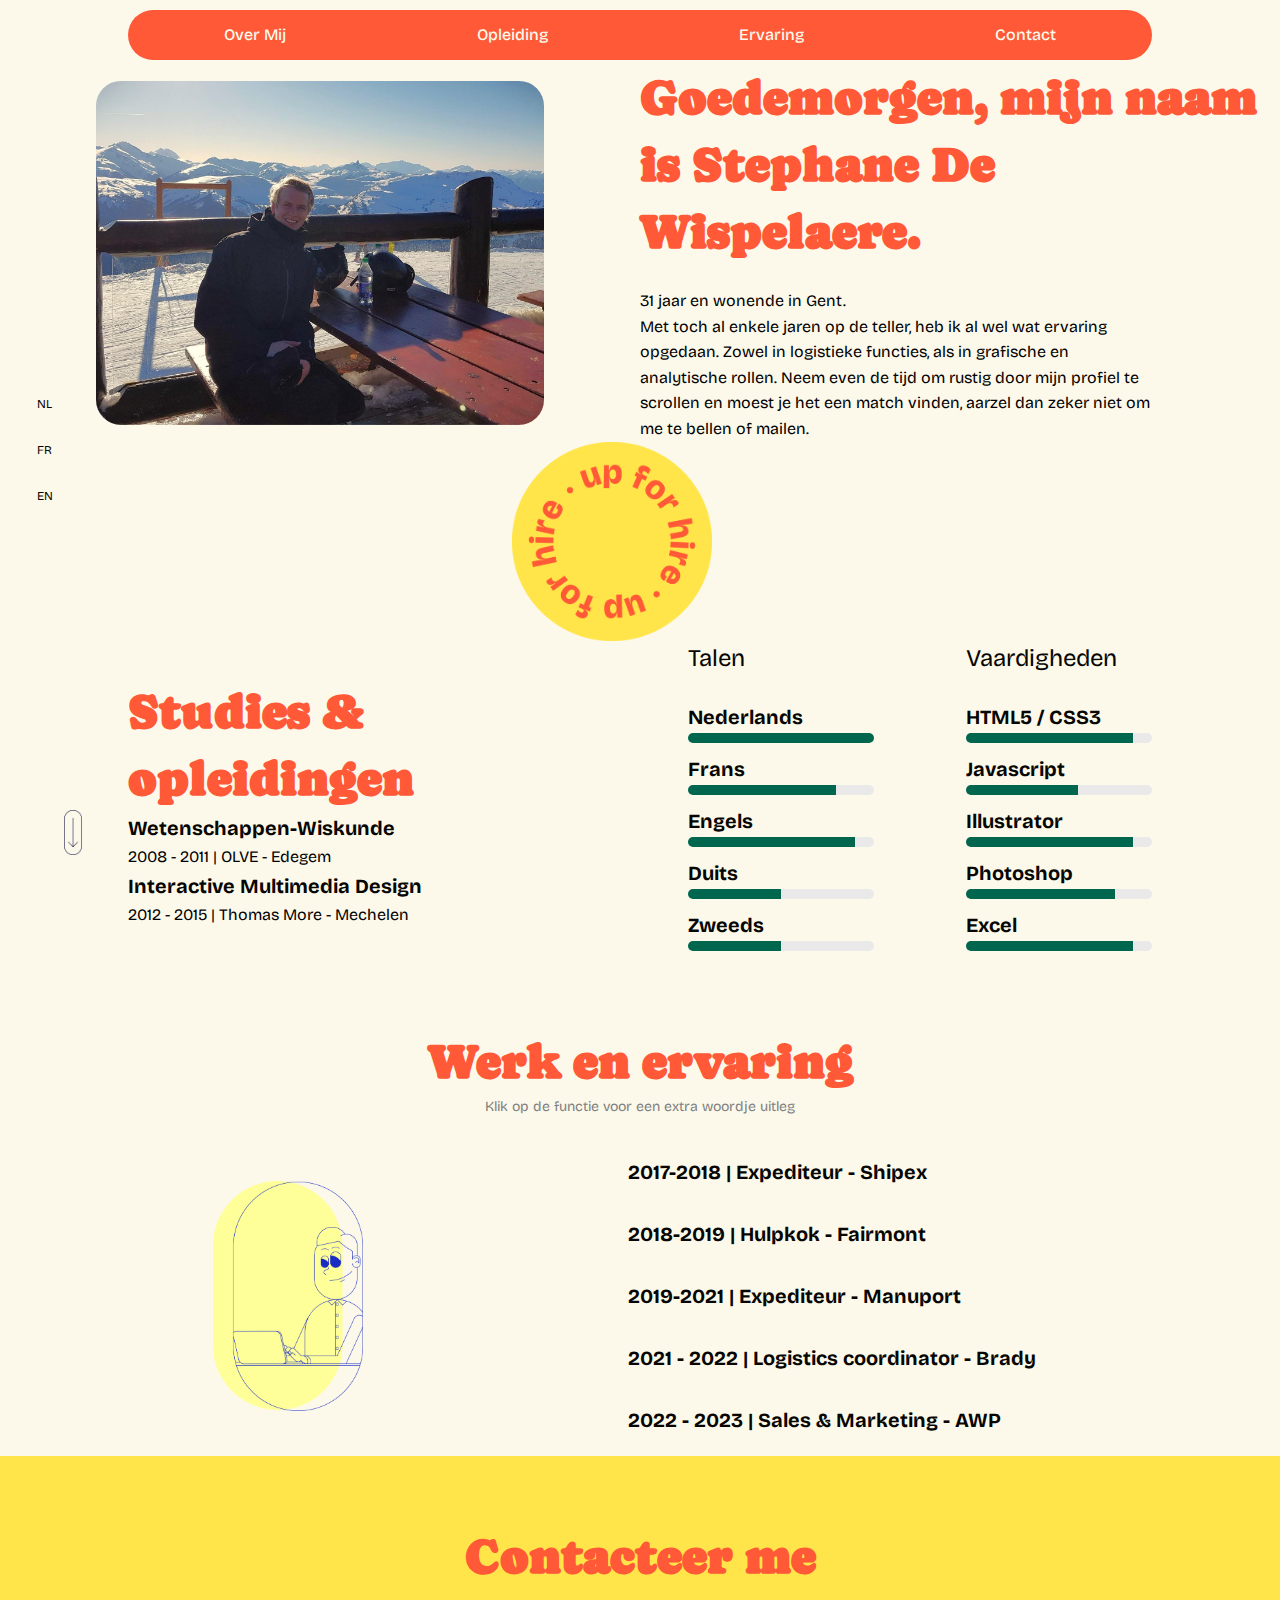
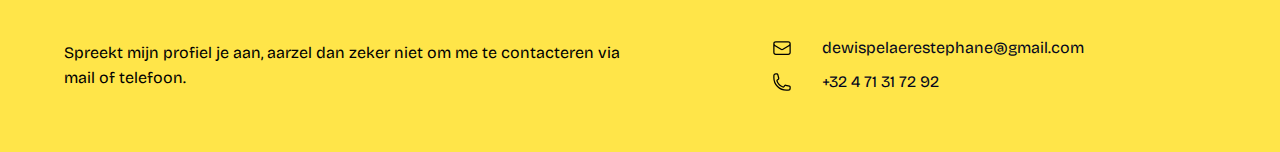
<file: index.html>
<!DOCTYPE html>
<html lang="en">
  <head>
    <meta charset="UTF-8" />
    <meta name="viewport" content="width=device-width, initial-scale=1.0" />
    <link rel="stylesheet" href="CSS/general.css" />
    <link rel="stylesheet" href="CSS/queries.css" />
    <link rel="icon" href="img/favicon.png" />
    <link rel="preconnect" href="https://fonts.googleapis.com" />
    <link rel="preconnect" href="https://fonts.gstatic.com" crossorigin />
    <link
      href="https://fonts.googleapis.com/css2?family=Roboto:wght@100;300;400;500;700;900&display=swap"
      rel="stylesheet"
    />
    <link
      href="https://fonts.googleapis.com/css2?family=Caprasimo&display=swap"
      rel="stylesheet"
    />
    <link
      href="https://fonts.googleapis.com/css2?family=Bricolage+Grotesque:opsz,wght@12..96,300;12..96,400&display=swap"
      rel="stylesheet"
    />
    <title>Stephane De Wispelaere</title>
    <script defer src="script.js"></script>
    <script defer src="scriptnl.js"></script>
  </head>
  <body>
    <section class="landing">
      <ul class="languages">
        <li><a href="index.html">NL</a></li>
        <li><a href="indexfr.html">FR</a></li>
        <li><a href="indexen.html">EN</a></li>
      </ul>
      <nav>
        <ul class="navi-items">
          <li>
            <a href="#">Over mij</a>
          </li>
          <li>
            <a href="#studies">Opleiding</a>
          </li>
          <li>
            <a href="#ervaring">Ervaring</a>
          </li>
          <li>
            <a href="#contact">Contact</a>
          </li>
        </ul>
      </nav>
      <div class="pg-1">
        <div class="afbeelding-onthaal">
          <img src="img/profielfoto.jpg" alt="Profielfoto" class="profilepic" />
        </div>
        <div class="text-onthaal">
          <h1 class="titel">
            <span id="begroeting">Goedemiddag</span>, mijn naam is
            <span class="stephane">Stephane De Wispelaere</span>.
          </h1>
          <p>
            31 jaar en wonende in Gent.<br />
            Met toch al enkele jaren op de teller, heb ik al wel wat ervaring
            opgedaan. Zowel in logistieke functies, als in grafische en
            analytische rollen. Neem even de tijd om rustig door mijn profiel te
            scrollen en moest je het een match vinden, aarzel dan zeker niet om
            me te bellen of mailen.
          </p>
        </div>
      </div>
      <img
        src="img/scroll.png"
        alt="image to indicate to scroll down"
        class="scroll"
      />
      <img src="img/hireme.png" alt="rotating hire me" class="hireme" />
    </section>
    <section class="opleiding" id="studies">
      <div class="studies">
        <h1>Studies & opleidingen</h1>
        <h3>Wetenschappen-Wiskunde</h3>
        <p>2008 - 2011 | OLVE - Edegem</p>
        <h3>Interactive Multimedia Design</h3>
        <p>2012 - 2015 | Thomas More - Mechelen</p>
      </div>
      <div class="s-l">
        <div class="talen">
          <h2>Talen</h2>
          <h3>Nederlands</h3>
          <span class="bar"><span class="Nederlands"></span></span>

          <h3>Frans</h3>
          <span class="bar"><span class="Frans"></span></span>
          <h3>Engels</h3>
          <span class="bar"><span class="Engels"></span></span>
          <h3>Duits</h3>
          <span class="bar"><span class="Duits"></span></span>
          <h3>Zweeds</h3>
          <span class="bar"><span class="Zweeds"></span></span>
        </div>
        <div class="vaardigheden">
          <h2>Vaardigheden</h2>
          <h3>HTML5 / CSS3</h3>
          <span class="bar"><span class="html"></span></span>
          <h3>Javascript</h3>
          <span class="bar"><span class="javascript"></span></span>
          <h3>Illustrator</h3>
          <span class="bar"><span class="illustrator"></span></span>
          <h3>Photoshop</h3>
          <span class="bar"><span class="photoshop"></span></span>
          <h3>Excel</h3>
          <span class="bar"><span class="Excel"></span></span>
        </div>
      </div>
    </section>
    <section class="werkervaring" id="ervaring">
      <h1>Werk en ervaring</h1>
      <p class="klikuitleg">Klik op de functie voor een extra woordje uitleg</p>
      <div class="werk-ervaring">
        <div class="werk">
          <div class="oblx">
            <h3>
              <a href="https://studio-oblx.com/" target="_blank"
                >Bekijk mijn andere website</a
              >
            </h3>
          </div>
        </div>

        <div class="ervaring">
          <div class="header-accordion">
            <h3 class="jobomschrijving">2017-2018 | Expediteur - Shipex</h3>
            <p class="ervaringuitleg">
              Shipex is een expediteur, gelokaliseerd in Antwerpen. Als
              expediteur stond ik in voor de documenten behandeling en het
              klantencontact. Mijn takenpakket bestond onder andere uit het
              opmaken van de transportdocumenten onder strakke deadlines. Gezien
              zij geen marketingafdeling hadden, stond ik ook in voor het
              grafische zoals de nieuwsbrieven opmaken.
            </p>
          </div>
          <div class="header-accordion">
            <h3 class="jobomschrijving">2018-2019 | Hulpkok - Fairmont</h3>
            <p class="ervaringuitleg">
              In 2018 had ik besloten om een jaartje te reizen en dat bracht me
              in Canada. In Whistler heb ik dan een job aangenomen als hulpchef
              in het prestigieuze hotel, genaamd "The Fairmont". Als hulpchef
              stond ik in voor de mise-en-place voor opening en de voorbereiding
              van sauzen en salades. En wie weet ken ik nog het geheime recept
              voor 'brisket'
            </p>
          </div>
          <div class="header-accordion">
            <h3 class="jobomschrijving">2019-2021 | Expediteur - Manuport</h3>
            <p class="ervaringuitleg">
              Na een geslaagd jaar in Canada ben ik weer in Antwerpen aan de
              slag gegaan als Expediteur, dit keer bij Manuport. Bij Manuport
              was het takenpakket uitgebreider en stond ik in voor de
              afhandeling van elk dossier van A tot Z. Dit hield in dat ik
              verantwoordelijk was voor zowel het boeken en onderhandelen van
              het voortransport, als de afhandeling en facturatie.
            </p>
          </div>
          <div class="header-accordion">
            <h3 class="jobomschrijving">
              2021 - 2022 | Logistics coordinator - Brady
            </h3>
            <p class="ervaringuitleg">
              Als logistics coordinator bij Brady, te Zele, stond ik in voor de
              opvolging en verbetering van het logistieke proces.
              Transportkosten in kaart brengen en aansluitend zoeken naar
              besparingen. Als coordinator stond ik ook in voor de planning van
              het team en ondersteuning waar nodig.
            </p>
          </div>
          <div class="header-accordion">
            <h3 class="jobomschrijving">
              2022 - 2023 | Sales & Marketing - AWP
            </h3>
            <p class="ervaringuitleg">
              Voor AWP, een doorverkoper in Destelbergen, was mijn taak om het
              klantenbestand uit te breiden naar Wallonië via cold-calls en
              mailing. Hiervoor deed ik mijn eigen marktonderzoek en zette ik
              marketing campagnes op, gericht op de Waalse markt. Daarnaast
              stond ik ook in voor het grafische, het ontwerpen van een nieuwe
              website en ondersteunde ik het marketing team.
            </p>
          </div>
        </div>
      </div>
    </section>
    <section class="contactinfo" id="contact">
      <h1>Contacteer me</h1>
      <div class="contactcontainer">
        <div class="contactinfo">
          <p>
            Spreekt mijn profiel je aan, aarzel dan zeker niet om me te
            contacteren via mail of telefoon.
          </p>
        </div>
        <div class="details">
          <ul>
            <li>
              <svg
                xmlns="http://www.w3.org/2000/svg"
                fill="none"
                viewBox="0 0 24 24"
                stroke-width="1.5"
                stroke="currentColor"
                class="icon-contactdetails"
              >
                <path
                  stroke-linecap="round"
                  stroke-linejoin="round"
                  d="M21.75 6.75v10.5a2.25 2.25 0 01-2.25 2.25h-15a2.25 2.25 0 01-2.25-2.25V6.75m19.5 0A2.25 2.25 0 0019.5 4.5h-15a2.25 2.25 0 00-2.25 2.25m19.5 0v.243a2.25 2.25 0 01-1.07 1.916l-7.5 4.615a2.25 2.25 0 01-2.36 0L3.32 8.91a2.25 2.25 0 01-1.07-1.916V6.75"
                />
              </svg>
              <a href="mailto:dewispelaerestephane@gmail.com"
                >dewispelaerestephane@gmail.com</a
              >
            </li>
            <li>
              <svg
                xmlns="http://www.w3.org/2000/svg"
                fill="none"
                viewBox="0 0 24 24"
                stroke-width="1.5"
                stroke="currentColor"
                class="icon-contactdetails"
              >
                <path
                  stroke-linecap="round"
                  stroke-linejoin="round"
                  d="M2.25 6.75c0 8.284 6.716 15 15 15h2.25a2.25 2.25 0 002.25-2.25v-1.372c0-.516-.351-.966-.852-1.091l-4.423-1.106c-.44-.11-.902.055-1.173.417l-.97 1.293c-.282.376-.769.542-1.21.38a12.035 12.035 0 01-7.143-7.143c-.162-.441.004-.928.38-1.21l1.293-.97c.363-.271.527-.734.417-1.173L6.963 3.102a1.125 1.125 0 00-1.091-.852H4.5A2.25 2.25 0 002.25 4.5v2.25z"
                />
              </svg>
              <a href="tel:+32471317292">+32 4 71 31 72 92</a>
            </li>
          </ul>
        </div>
      </div>
    </section>
  </body>
</html>
</file>
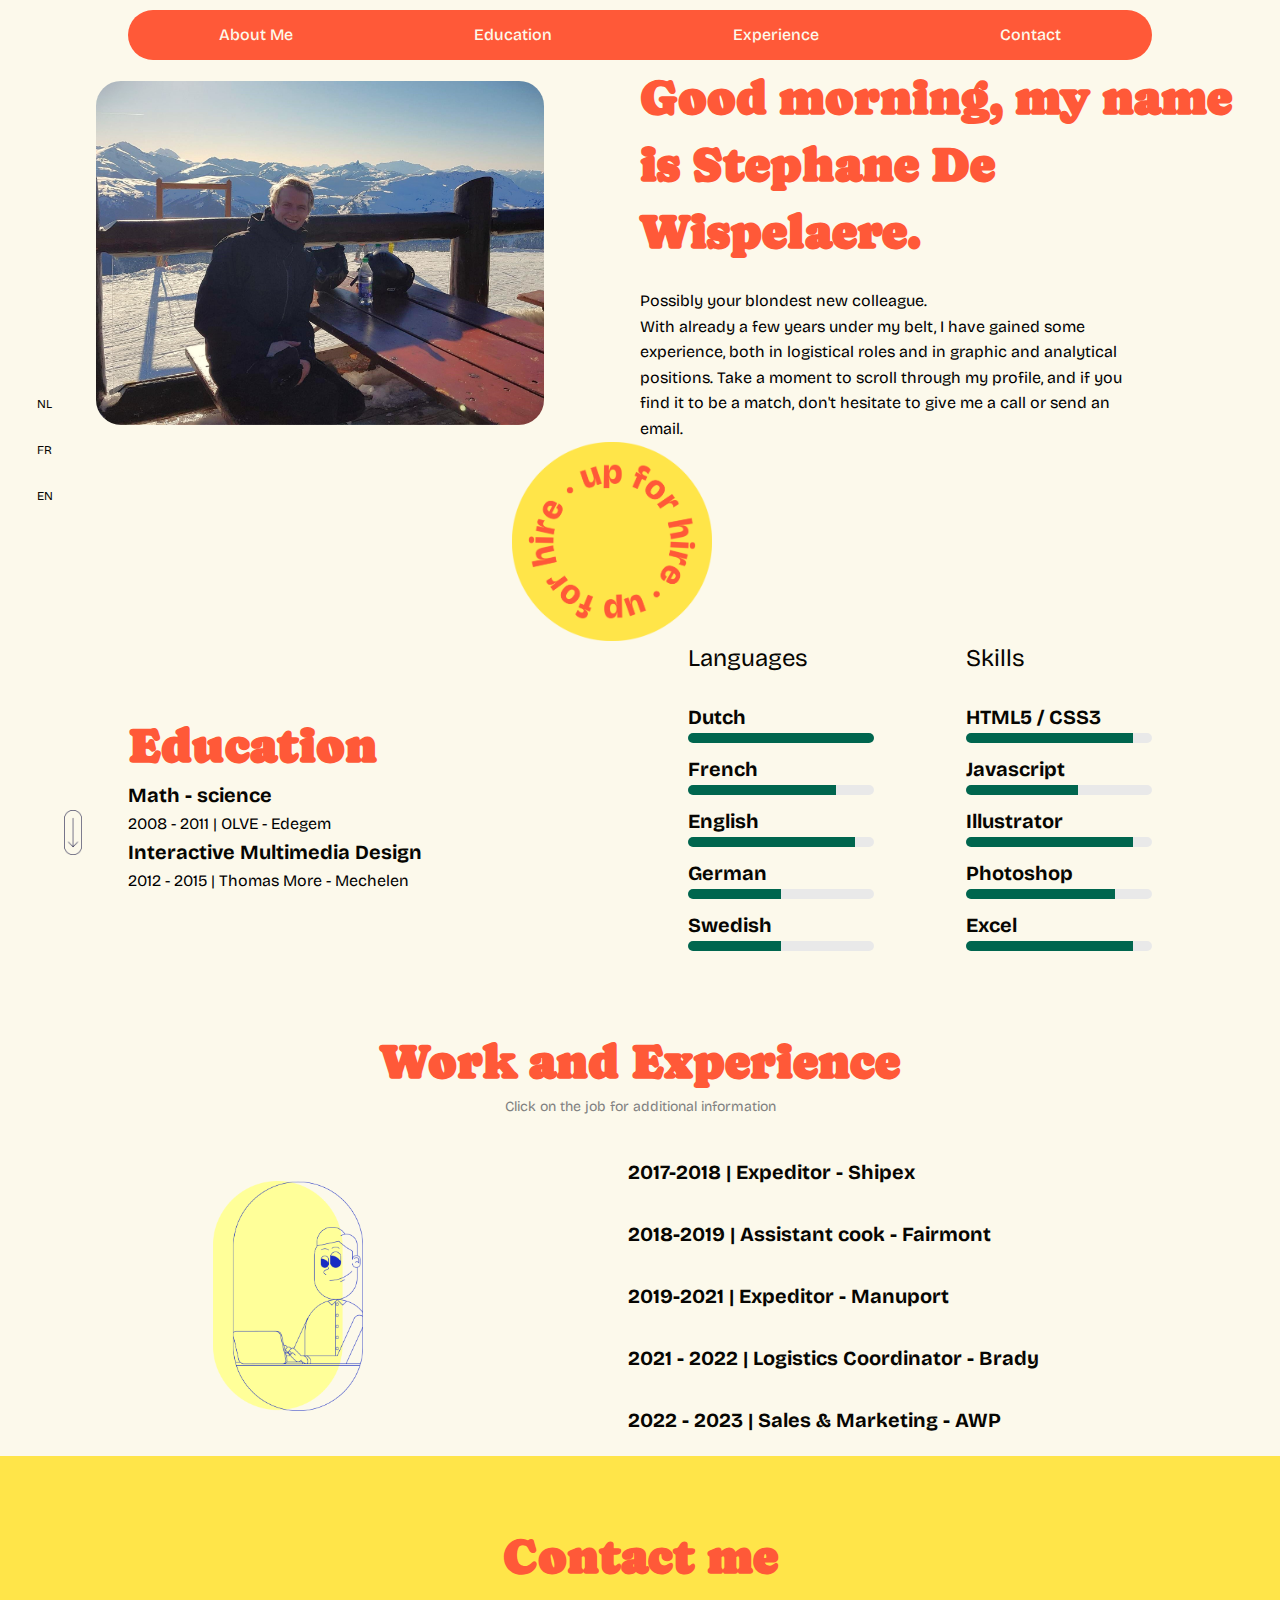
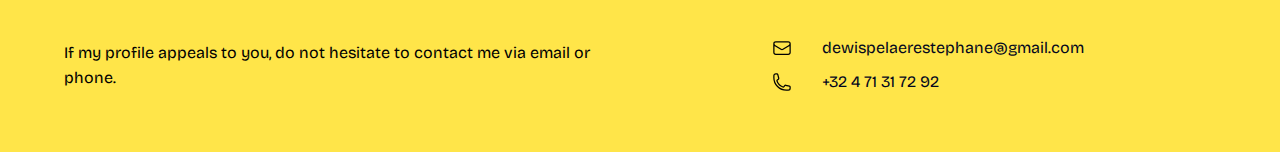
<file: indexen.html>
<!DOCTYPE html>
<html lang="en">
  <head>
    <meta charset="UTF-8" />
    <meta name="viewport" content="width=device-width, initial-scale=1.0" />
    <link rel="stylesheet" href="CSS/general.css" />
    <link rel="stylesheet" href="CSS/queries.css" />
    <link rel="icon" href="img/favicon.png" />
    <link rel="preconnect" href="https://fonts.googleapis.com" />
    <link rel="preconnect" href="https://fonts.gstatic.com" crossorigin />
    <link
      href="https://fonts.googleapis.com/css2?family=Roboto:wght@100;300;400;500;700;900&display=swap"
      rel="stylesheet"
    />
    <link
      href="https://fonts.googleapis.com/css2?family=Caprasimo&display=swap"
      rel="stylesheet"
    />
    <link
      href="https://fonts.googleapis.com/css2?family=Bricolage+Grotesque:opsz,wght@12..96,300;12..96,400&display=swap"
      rel="stylesheet"
    />
    <title>Stephane De Wispelaere</title>
    <script defer src="script.js"></script>
    <script defer src="scripten.js"></script>
  </head>
  <body>
    <section class="landing">
      <ul class="languages">
        <li><a href="index.html">NL</a></li>
        <li><a href="indexfr.html">FR</a></li>
        <li><a href="indexen.html">EN</a></li>
      </ul>
      <nav>
        <ul class="navi-items">
          <li>
            <a href="#">About me</a>
          </li>
          <li>
            <a href="#studies">Education</a>
          </li>
          <li>
            <a href="#ervaring">Experience</a>
          </li>
          <li>
            <a href="#contact">Contact</a>
          </li>
        </ul>
      </nav>
      <div class="pg-1">
        <div class="afbeelding-onthaal">
          <img src="img/profielfoto.jpg" alt="Profielfoto" class="profilepic" />
        </div>
        <div class="text-onthaal">
          <h1 class="titel">
            <span id="begroeting">Good morning</span>, my name is
            <span class="stephane">Stephane De Wispelaere</span>.
          </h1>
          <p>
            Possibly your blondest new colleague. <br />
            With already a few years under my belt, I have gained some
            experience, both in logistical roles and in graphic and analytical
            positions. Take a moment to scroll through my profile, and if you
            find it to be a match, don't hesitate to give me a call or send an
            email.
          </p>
        </div>
      </div>
      <img
        src="img/scroll.png"
        alt="image to indicate to scroll down"
        class="scroll"
      />
      <img src="img/hireme.png" alt="rotating hire me" class="hireme" />
    </section>
    <section class="opleiding" id="studies">
      <div class="studies">
        <h1>Education</h1>
        <h3>Math - science</h3>
        <p>2008 - 2011 | OLVE - Edegem</p>
        <h3>Interactive Multimedia Design</h3>
        <p>2012 - 2015 | Thomas More - Mechelen</p>
      </div>
      <div class="s-l">
        <div class="talen">
          <h2>Languages</h2>
          <h3>Dutch</h3>
          <span class="bar"><span class="Nederlands"></span></span>

          <h3>French</h3>
          <span class="bar"><span class="Frans"></span></span>
          <h3>English</h3>
          <span class="bar"><span class="Engels"></span></span>
          <h3>German</h3>
          <span class="bar"><span class="Duits"></span></span>
          <h3>Swedish</h3>
          <span class="bar"><span class="Zweeds"></span></span>
        </div>
        <div class="vaardigheden">
          <h2>Skills</h2>
          <h3>HTML5 / CSS3</h3>
          <span class="bar"><span class="html"></span></span>
          <h3>Javascript</h3>
          <span class="bar"><span class="javascript"></span></span>
          <h3>Illustrator</h3>
          <span class="bar"><span class="illustrator"></span></span>
          <h3>Photoshop</h3>
          <span class="bar"><span class="photoshop"></span></span>
          <h3>Excel</h3>
          <span class="bar"><span class="Excel"></span></span>
        </div>
      </div>
    </section>
    <section class="werkervaring" id="ervaring">
      <h1>Work and Experience</h1>
      <p class="klikuitleg">Click on the job for additional information</p>
      <div class="werk-ervaring">
        <div class="werk">
          <div class="oblx">
            <h3>
              <a href="https://studio-oblx.com/" target="_blank"
                >Check out my other website</a
              >
            </h3>
          </div>
        </div>

        <div class="ervaring">
          <div class="header-accordion">
            <h3 class="jobomschrijving">2017-2018 | Expeditor - Shipex</h3>
            <p class="ervaringuitleg">
              Shipex is an expeditor located in Antwerp. As an expeditor, I was
              responsible for document handling and customer contact. My tasks
              included preparing transport documents under tight deadlines.
              Since they didn't have a marketing department, I also took care of
              graphic tasks, such as creating newsletters.
            </p>
          </div>
          <div class="header-accordion">
            <h3 class="jobomschrijving">
              2018-2019 | Assistant cook - Fairmont
            </h3>
            <p class="ervaringuitleg">
              In 2018, I decided to travel for a year, which brought me to
              Canada. In Whistler, I took a job as an assistant cook at the
              prestigious hotel called "The Fairmont." As an assistant cook, I
              was responsible for mise-en-place for the opening and preparation
              of sauces and salads. And who knows, I might still know the secret
              recipe for 'brisket'.
            </p>
          </div>
          <div class="header-accordion">
            <h3 class="jobomschrijving">2019-2021 | Expeditor - Manuport</h3>
            <p class="ervaringuitleg">
              After a successful year in Canada, I returned to Antwerp to work
              as an Expeditor, this time at Manuport. At Manuport, the job scope
              was more extensive, and I was responsible for handling every file
              from A to Z. This included booking and negotiating pre-transport,
              as well as handling and invoicing.
            </p>
          </div>
          <div class="header-accordion">
            <h3 class="jobomschrijving">
              2021 - 2022 | Logistics Coordinator - Brady
            </h3>
            <p class="ervaringuitleg">
              As a logistics coordinator at Brady in Zele, I was responsible for
              monitoring and improving the logistics process. Mapping out
              transport costs and subsequently looking for savings. As a
              coordinator, I was also in charge of team planning and providing
              support where needed.
            </p>
          </div>
          <div class="header-accordion">
            <h3 class="jobomschrijving">
              2022 - 2023 | Sales & Marketing - AWP
            </h3>
            <p class="ervaringuitleg">
              For AWP, a reseller in Destelbergen, my task was to expand the
              customer base to Wallonia through cold calls and mailing. For this, I conducted my own market research and implemented marketing campaigns targeted at the Walloon market. Additionally, I was also responsible
              for the graphic aspect, designing a new website and supporting our marketing team.
            </p>
          </div>
        </div>
      </div>
    </section>

    <section class="contactinfo" id="contact">
      <h1>Contact me</h1>
      <div class="contactcontainer">
        <div class="contactinfo">
          <p>
            If my profile appeals to you, do not hesitate to contact me via
            email or phone.
          </p>
        </div>
        <div class="details">
          <ul>
            <li>
              <svg
                xmlns="http://www.w3.org/2000/svg"
                fill="none"
                viewBox="0 0 24 24"
                stroke-width="1.5"
                stroke="currentColor"
                class="icon-contactdetails"
              >
                <path
                  stroke-linecap="round"
                  stroke-linejoin="round"
                  d="M21.75 6.75v10.5a2.25 2.25 0 01-2.25 2.25h-15a2.25 2.25 0 01-2.25-2.25V6.75m19.5 0A2.25 2.25 0 0019.5 4.5h-15a2.25 2.25 0 00-2.25 2.25m19.5 0v.243a2.25 2.25 0 01-1.07 1.916l-7.5 4.615a2.25 2.25 0 01-2.36 0L3.32 8.91a2.25 2.25 0 01-1.07-1.916V6.75"
                />
              </svg>
              <a href="mailto:dewispelaerestephane@gmail.com"
                >dewispelaerestephane@gmail.com</a
              >
            </li>
            <li>
              <svg
                xmlns="http://www.w3.org/2000/svg"
                fill="none"
                viewBox="0 0 24 24"
                stroke-width="1.5"
                stroke="currentColor"
                class="icon-contactdetails"
              >
                <path
                  stroke-linecap="round"
                  stroke-linejoin="round"
                  d="M2.25 6.75c0 8.284 6.716 15 15 15h2.25a2.25 2.25 0 002.25-2.25v-1.372c0-.516-.351-.966-.852-1.091l-4.423-1.106c-.44-.11-.902.055-1.173.417l-.97 1.293c-.282.376-.769.542-1.21.38a12.035 12.035 0 01-7.143-7.143c-.162-.441.004-.928.38-1.21l1.293-.97c.363-.271.527-.734.417-1.173L6.963 3.102a1.125 1.125 0 00-1.091-.852H4.5A2.25 2.25 0 002.25 4.5v2.25z"
                />
              </svg>
              <a href="tel:+32471317292">+32 4 71 31 72 92</a>
            </li>
          </ul>
        </div>
      </div>
    </section>
  </body>
</html>
</file>
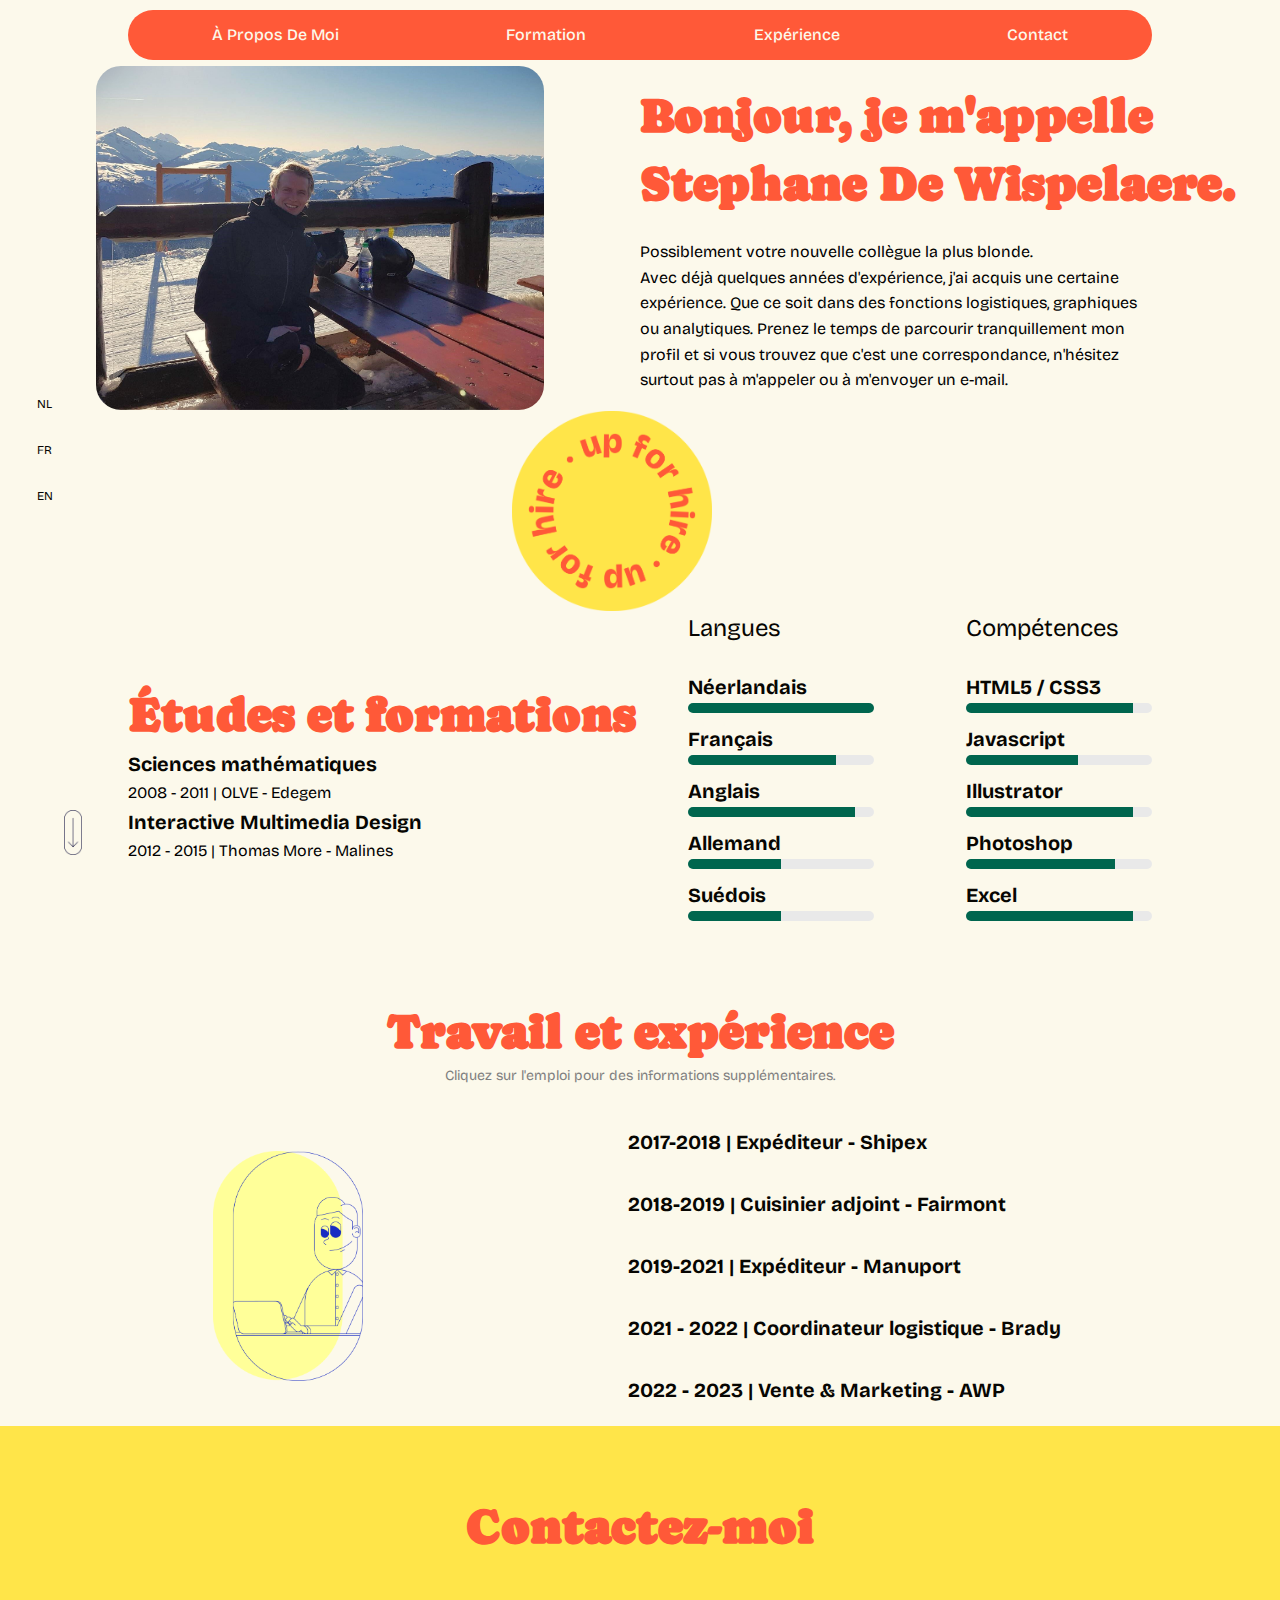
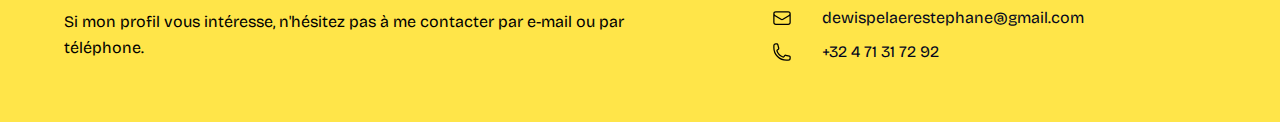
<file: indexfr.html>
<!DOCTYPE html>
<html lang="en">
  <head>
    <meta charset="UTF-8" />
    <meta name="viewport" content="width=device-width, initial-scale=1.0" />
    <link rel="stylesheet" href="CSS/general.css" />
    <link rel="stylesheet" href="CSS/queries.css" />
    <link rel="icon" href="img/favicon.png" />
    <link rel="preconnect" href="https://fonts.googleapis.com" />
    <link rel="preconnect" href="https://fonts.gstatic.com" crossorigin />
    <link
      href="https://fonts.googleapis.com/css2?family=Roboto:wght@100;300;400;500;700;900&display=swap"
      rel="stylesheet"
    />
    <link
      href="https://fonts.googleapis.com/css2?family=Caprasimo&display=swap"
      rel="stylesheet"
    />
    <link
      href="https://fonts.googleapis.com/css2?family=Bricolage+Grotesque:opsz,wght@12..96,300;12..96,400&display=swap"
      rel="stylesheet"
    />
    <title>Stephane De Wispelaere</title>
    <script defer src="script.js"></script>
    <script defer src="scriptfr.js"></script>
  </head>
  <body>
    <section class="landing">
      <ul class="languages">
        <li><a href="index.html">NL</a></li>
        <li><a href="indexfr.html">FR</a></li>
        <li><a href="indexen.html">EN</a></li>
      </ul>
      <nav>
        <ul class="navi-items">
          <li>
            <a href="#">À propos de moi</a>
          </li>
          <li>
            <a href="#studies">Formation</a>
          </li>
          <li>
            <a href="#ervaring">Expérience</a>
          </li>
          <li>
            <a href="#contact">Contact</a>
          </li>
        </ul>
      </nav>
      <div class="pg-1">
        <div class="afbeelding-onthaal">
          <img src="img/profielfoto.jpg" alt="Profielfoto" class="profilepic" />
        </div>
        <div class="text-onthaal">
          <h1 class="titel">
            <span id="begroeting">Bonjour</span>, je m'appelle
            <span class="stephane">Stephane De Wispelaere</span>.
          </h1>
          <p>
            Possiblement votre nouvelle collègue la plus blonde.<br />
            Avec déjà quelques années d'expérience, j'ai acquis une certaine
            expérience. Que ce soit dans des fonctions logistiques, graphiques
            ou analytiques. Prenez le temps de parcourir tranquillement mon
            profil et si vous trouvez que c'est une correspondance, n'hésitez
            surtout pas à m'appeler ou à m'envoyer un e-mail.
          </p>
        </div>
      </div>
      <img
        src="img/scroll.png"
        alt="image to indicate to scroll down"
        class="scroll"
      />
      <img src="img/hireme.png" alt="rotating hire me" class="hireme" />
    </section>
    <section class="opleiding" id="studies">
      <div class="studies">
        <h1>Études et formations</h1>
        <h3>Sciences mathématiques</h3>
        <p>2008 - 2011 | OLVE - Edegem</p>
        <h3>Interactive Multimedia Design</h3>
        <p>2012 - 2015 | Thomas More - Malines</p>
      </div>
      <div class="s-l">
        <div class="talen">
          <h2>Langues</h2>
          <h3>Néerlandais</h3>
          <span class="bar"><span class="Nederlands"></span></span>

          <h3>Français</h3>
          <span class="bar"><span class="Frans"></span></span>
          <h3>Anglais</h3>
          <span class="bar"><span class="Engels"></span></span>
          <h3>Allemand</h3>
          <span class="bar"><span class="Duits"></span></span>
          <h3>Suédois</h3>
          <span class="bar"><span class="Zweeds"></span></span>
        </div>
        <div class="vaardigheden">
          <h2>Compétences</h2>
          <h3>HTML5 / CSS3</h3>
          <span class="bar"><span class="html"></span></span>
          <h3>Javascript</h3>
          <span class="bar"><span class="javascript"></span></span>
          <h3>Illustrator</h3>
          <span class="bar"><span class="illustrator"></span></span>
          <h3>Photoshop</h3>
          <span class="bar"><span class="photoshop"></span></span>
          <h3>Excel</h3>
          <span class="bar"><span class="Excel"></span></span>
        </div>
      </div>
    </section>

    <section class="werkervaring" id="ervaring">
      <h1>Travail et expérience</h1>
      <p class="klikuitleg">Cliquez sur l'emploi pour des informations supplémentaires.</p>
      <div class="werk-ervaring">
        <div class="werk">
          <div class="oblx">
            <h3>
              <a href="https://studio-oblx.com/" target="_blank"
                >Consultez mon autre site</a
              >
            </h3>
          </div>
        </div>

        <div class="ervaring">
          <div class="header-accordion">
            <h3 class="jobomschrijving">2017-2018 | Expéditeur - Shipex</h3>
            <p class="ervaringuitleg">
              Shipex est un transitaire basé à Anvers. En tant qu'expéditeur,
              j'étais responsable du traitement des documents et du contact avec
              les clients. Mon ensemble de tâches comprenait notamment la
              rédaction des documents de transport dans des délais serrés. Étant
              donné qu'ils n'avaient pas de département marketing, j'étais
              également responsable de l'aspect graphique, comme la création des
              bulletins.
            </p>
          </div>
          <div class="header-accordion">
            <h3 class="jobomschrijving">
              2018-2019 | Cuisinier adjoint - Fairmont
            </h3>
            <p class="ervaringuitleg">
              En 2018, j'ai décidé de voyager pendant un an, ce qui m'a amené au
              Canada. À Whistler, j'ai accepté un poste de cuisinier adjoint
              dans le prestigieux hôtel "The Fairmont". En tant que cuisinier
              adjoint, j'étais responsable de la mise en place avant l'ouverture
              et de la préparation des sauces et des salades. Et qui sait, je
              connais peut-être encore la recette secrète du 'brisket'.
            </p>
          </div>
          <div class="header-accordion">
            <h3 class="jobomschrijving">2019-2021 | Expéditeur - Manuport</h3>
            <p class="ervaringuitleg">
              Après une année réussie au Canada, je suis retourné à Anvers pour
              travailler comme expéditeur, cette fois chez Manuport. Chez
              Manuport, la gamme de tâches était plus étendue, et j'étais
              responsable du traitement de chaque dossier de A à Z. Cela
              signifiait que j'étais responsable à la fois de la réservation et
              de la négociation du transport en amont, ainsi que du traitement
              et de la facturation.
            </p>
          </div>
          <div class="header-accordion">
            <h3 class="jobomschrijving">
              2021 - 2022 | Coordinateur logistique - Brady
            </h3>
            <p class="ervaringuitleg">
              En tant que coordinateur logistique chez Brady, à Zele, j'étais
              responsable du suivi et de l'amélioration du processus logistique.
              Identifier les coûts de transport et rechercher ensuite des
              économies. En tant que coordinateur, j'étais également responsable
              de la planification de l'équipe et du soutien là où c'était
              nécessaire.
            </p>
          </div>
          <div class="header-accordion">
            <h3 class="jobomschrijving">
              2022 - 2023 | Vente & Marketing - AWP
            </h3>
            <p class="ervaringuitleg">
             Pour AWP, un revendeur à Destelbergen, ma mission était d'élargir la base de clients en Wallonie grâce à faire du démarchage téléphonique et des e-mails. Pour ce faire, j'ai réalisé ma propre étude de marché et lancé des campagnes de marketing adressé au marché wallon. En outre, j'étais également responsable de la conception graphique et du développement d'un nouveau site web.
            </p>
          </div>
        </div>
      </div>
    </section>

    <section class="contactinfo" id="contact">
      <h1>Contactez-moi</h1>
      <div class="contactcontainer">
        <div class="contactinfo">
          <p>
            Si mon profil vous intéresse, n'hésitez pas à me contacter par
            e-mail ou par téléphone.
          </p>
        </div>
        <div class="details">
          <ul>
            <li>
              <svg
                xmlns="http://www.w3.org/2000/svg"
                fill="none"
                viewBox="0 0 24 24"
                stroke-width="1.5"
                stroke="currentColor"
                class="icon-contactdetails"
              >
                <path
                  stroke-linecap="round"
                  stroke-linejoin="round"
                  d="M21.75 6.75v10.5a2.25 2.25 0 01-2.25 2.25h-15a2.25 2.25 0 01-2.25-2.25V6.75m19.5 0A2.25 2.25 0 0019.5 4.5h-15a2.25 2.25 0 00-2.25 2.25m19.5 0v.243a2.25 2.25 0 01-1.07 1.916l-7.5 4.615a2.25 2.25 0 01-2.36 0L3.32 8.91a2.25 2.25 0 01-1.07-1.916V6.75"
                />
              </svg>
              <a href="mailto:dewispelaerestephane@gmail.com"
                >dewispelaerestephane@gmail.com</a
              >
            </li>
            <li>
              <svg
                xmlns="http://www.w3.org/2000/svg"
                fill="none"
                viewBox="0 0 24 24"
                stroke-width="1.5"
                stroke="currentColor"
                class="icon-contactdetails"
              >
                <path
                  stroke-linecap="round"
                  stroke-linejoin="round"
                  d="M2.25 6.75c0 8.284 6.716 15 15 15h2.25a2.25 2.25 0 002.25-2.25v-1.372c0-.516-.351-.966-.852-1.091l-4.423-1.106c-.44-.11-.902.055-1.173.417l-.97 1.293c-.282.376-.769.542-1.21.38a12.035 12.035 0 01-7.143-7.143c-.162-.441.004-.928.38-1.21l1.293-.97c.363-.271.527-.734.417-1.173L6.963 3.102a1.125 1.125 0 00-1.091-.852H4.5A2.25 2.25 0 002.25 4.5v2.25z"
                />
              </svg>
              <a href="tel:+32471317292">+32 4 71 31 72 92</a>
            </li>
          </ul>
        </div>
      </div>
    </section>
  </body>
</html>
</file>
<file: CSS/general.css>
* {
  padding: 0;
  margin: 0;
  box-sizing: border-box;
}

html {
  font-size: 62.5%;
  overflow-x: hidden;
  scroll-behavior: smooth;
  font-family: "Bricolage Grotesque", sans-serif;
  background-color: #fcf9eb;
}

.languages {
  position: absolute;
  top: 3%;
  right: 3%;
  display: flex;
  gap: 2em;
  list-style: none;
}

.languages a {
  text-decoration: none;
  font-size: 1.2em;
  display: block;
  padding: 0.5em 0.9em;
  border-radius: 2em;
  transition: all 0.2s ease;
  color: #070602;
}

.languages a:hover {
  background-color: #00664e;
  color: white;
}

nav {
  position: fixed;
  width: 50%;
  height: 50px;
  background-color: #ff5938;
  border-radius: 25px;
  left: 50%;
  top: 3%;
  transform: translatex(-50%);
  z-index: +1;
  overflow: hidden;
}

.navi-items {
  display: flex;
  justify-content: space-around;
  align-items: center;
  margin: 0px auto;
}

.navi-items li {
  list-style: none;
  line-height: 50px;
}

.navi-items li a {
  text-decoration: none;
  font-size: 1.6em;
  font-weight: 500;
  text-transform: capitalize;
  color: #fcf9eb;
  background-image: linear-gradient(#00664e 0 0);
  background-position: 0 100%;
  background-size: 0% 8px;
  border-radius: 2px;
  background-repeat: no-repeat;
  transition: background-size 0.3s, background-position 0s 0.3s;
}

.navi-items li a:hover,
.navi-items li a:active {
  background-position: 100% 100%;
  background-size: 100% 8px;
}

h1 {
  font-weight: 900;
  font-size: 4.8em;
  line-height: 1.4em;
  color: #ff5938;
  font-family: "Caprasimo", serif;
}

h2 {
  font-size: 2.4em;
  font-weight: 400;
  color: #070602;
}

h4 {
  font-weight: 300;
  font-size: 2.4em;
  color: #070602;
}

h3 {
  font-size: 2em;
  line-height: 1.6em;
  color: #070602;
}

p {
  font-size: 1.6em;
  line-height: 1.6em;
}

.ondertitel-landingpg {
  margin-top: 0.4em;
}

.pg-1 {
  height: 100vh;
  display: grid;
  grid-template-columns: 1fr 1fr;
}

.profilepic {
  width: 70%;
  height: auto;
  position: relative;
  top: 50%;
  left: 50%;
  transform: translate(-50%, -50%);
  border-radius: 25px;
}

.text-onthaal {
  display: flex;
  flex-direction: column;
  justify-content: center;
  position: relative;
  z-index: -2;
}

.text-onthaal p {
  margin-top: 1.4em;
  width: 80%;
}

.scroll {
  position: absolute;
  z-index: -1;
  width: 1.8em;
  top: 90%;
  left: 5%;
}

@keyframes rotate {
  from {
    transform: rotate(0deg);
  }
  to {
    transform: rotate(360deg);
  }
}

.hireme {
  position: absolute;
  top: 85%;
  left: 60%;
  width: 200px;
  animation: rotate 10s linear infinite;
}

.opleiding {
  height: 100vh;
  width: 80%;
  margin: 0px auto;
  display: grid;
  grid-template-columns: 1fr 1fr;
}

.studies {
  display: flex;
  flex-direction: column;
  justify-content: center;
}

.s-l h2 {
  margin-bottom: 1.2em;
}

.s-l {
  display: flex;
  justify-content: space-between;
  align-items: center;
  padding-left: 4.8em;
}

.s-l div {
  width: 40%;
}

.bar {
  background-color: #e9e9e9;
  display: block;
  height: 10px;
  border-radius: 5px;
  overflow: hidden;
  margin-bottom: 1em;
  margin-top: 0em;
}

.bar span {
  height: 10px;
  float: left;
  background-color: #00664e;
}

.Nederlands {
  width: 100%;
  animation: Nederlands 2s;
}
.Frans {
  width: 80%;
  animation: Frans 2s;
}
.Engels {
  width: 90%;
  animation: Engels 2s;
}
.Duits {
  width: 50%;
  animation: Duits 2s;
}
.Zweeds {
  width: 50%;
  animation: Zweeds 2s;
}

.vaardigheden .bar span {
  background-color: #00664e;
}

.html {
  width: 90%;
  animation: html 2s;
}
.javascript {
  width: 60%;
  animation: javascript 2s;
}
.illustrator {
  width: 90%;
  animation: illustrator 2s;
}
.photoshop {
  width: 80%;
  animation: photoshop 2s;
}
.Excel {
  width: 90%;
  animation: Excel 2s;
}

@keyframes Nederlands {
  0% {
    width: 0%;
  }
  100% {
    width: 100%;
  }
}
@keyframes Frans {
  0% {
    width: 0%;
  }
  100% {
    width: 80%;
  }
}
@keyframes Engels {
  0% {
    width: 0%;
  }
  100% {
    width: 90%;
  }
}
@keyframes Duits {
  0% {
    width: 0%;
  }
  100% {
    width: 50%;
  }
}
@keyframes Zweeds {
  0% {
    width: 0%;
  }
  100% {
    width: 50%;
  }
}
@keyframes html {
  0% {
    width: 0%;
  }
  100% {
    width: 90%;
  }
}
@keyframes javascript {
  0% {
    width: 0%;
  }
  100% {
    width: 60%;
  }
}
@keyframes illustrator {
  0% {
    width: 0%;
  }
  100% {
    width: 90%;
  }
}
@keyframes photoshop {
  0% {
    width: 0%;
  }
  100% {
    width: 80%;
  }
}
@keyframes Excel {
  0% {
    width: 0%;
  }
  100% {
    width: 90%;
  }
}

.werkervaring {
  height: 100vh;
}

.werkervaring h1 {
  text-align: center;
  padding-top: 1.4em;
}

.klikuitleg {
  text-align: center;
  margin-bottom: 2em;
  font-size: 1.4em;
  color: grey;
}

.werk-ervaring {
  display: flex;
  justify-content: space-around;
}

.werk {
  width: 40%;
}

.oblx {
  display: block;
  background-image: url(../img/background2.png);
  background-size: 150px;
  background-position: center;
  background-repeat: no-repeat;
  width: 300px;
  height: 300px;
  position: relative;
  top: 0px;
  left: 50%;
  transform: translatex(-50%);
}

.oblx a {
  display: block;
  width: 300px;
  height: 300px;
  text-align: center;
  line-height: 300px;
  text-transform: uppercase;
  text-decoration: none;
  transition: all 0.3s ease-in-out;
  color: #0e3386;
  opacity: 0;
}

.oblx a:hover {
  opacity: 1;
}

.ervaring {
  width: 50%;
}

.jobomschrijving {
  cursor: pointer;
  padding: 0.5em;
  padding-left: 1em;
  margin-bottom: 0.5em;
  border-radius: 25px;
  transition: all 0.5s ease;
}

.jobomschrijving:hover {
  background-color: #00664e;
  color: white;
}

.ervaringuitleg {
  height: 0;
  overflow: hidden;
  transition: height 0.4s ease-out;
}

.ervaringuitleg .open {
  padding: 0.3em;
}

.contactinfo {
  background-color: #ffe549;
}

.contactinfo h1 {
  text-align: center;
  padding-top: 1.4em;
  margin-bottom: 1em;
}

.contactcontainer {
  width: 60%;
  margin: 0px auto;
  display: flex;
}

.contactcontainer div {
  width: 50%;
  display: flex;
  flex-direction: column;
  justify-content: center;
  align-items: center;
  margin-bottom: 6em;
}

.details li {
  list-style: none;
  display: flex;
  justify-content: left;
  margin-bottom: 1.4em;
}

.details li:last-child {
  margin-bottom: 0;
}

.details a {
  text-decoration: none;
  font-size: 1.6em;
  color: #03071e;
  transition: all 0.3s ease;
}

.details a:hover {
  color: #ff5938;
}

.icon-contactdetails {
  height: 2em;
  margin-right: 3em;
}
</file>
<file: CSS/queries.css>
@media (max-width: 84em) {
  nav {
    position: relative;
    width: 80%;
    top: 10px;
    margin-bottom: 1.4em;
  }

  .languages {
    display: flex;
    flex-direction: column;
    right: 95%;
    top: 50%;
    transform: translatey(-50%);
  }

  .hireme {
    position: relative;
    left: 40%;
  }

  .pg-1,
  .opleiding,
  .werkervaring,
  .contactinfo {
    height: auto;
  }

  .contactcontainer {
    width: 90%;
  }
}

@media (max-width: 72em) {
  .pg-1 {
    display: flex;
    flex-direction: column;
    width: 80%;
    margin: 0px auto;
    margin-bottom: 2em;
  }

  .text-onthaal p {
    width: 100%;
  }

  .profilepic {
    width: 50%;
    position: relative;
    top: 2em;
    left: 25%;
    transform: translate(0%, 0%);
    margin-bottom: 2em;
  }

  .opleiding,
  .werk-ervaring {
    display: flex;
    flex-direction: column;
    width: 80%;
    margin: 0px auto;
  }

  .opleiding h1 {
    margin-top: 0.8em;
    text-align: center;
    margin-bottom: 0.8em;
  }

  .studies {
    margin-bottom: 3em;
  }

  .werk {
    width: 100%;
  }

  .s-l {
    justify-content: space-between;
    width: 100%;
    padding-left: 0;
    margin-top: 1.4em;
  }

  .s-l div {
    width: 40%;
  }

  .werkervaring h1 {
    margin-bottom: 0em;
  }

  .ervaring {
    width: 100%;
  }

  .contactcontainer {
    flex-direction: column;
    gap: 0.8em;
  }

  .contactcontainer div {
    width: 100%;
  }

  .contactinfo h1 {
    padding-top: 0.8em;
    margin-bottom: 0.8em;
  }
}

@media (max-width: 50em) {
  nav {
    width: 100%;
    top: 0;
    border-radius: 0;
  }

  .languages {
    top: 35%;
  }

  .scroll {
    display: none;
  }
  .profilepic {
    width: 75%;
    left: 12.5%;
  }

  .hireme {
    left: 30%;
  }

  .languages {
    left: 3%;
    right: auto;
  }

  h1 {
    font-size: 3.2em;
  }

  h3 {
    font-size: 1.8em;
  }
}
</file>
